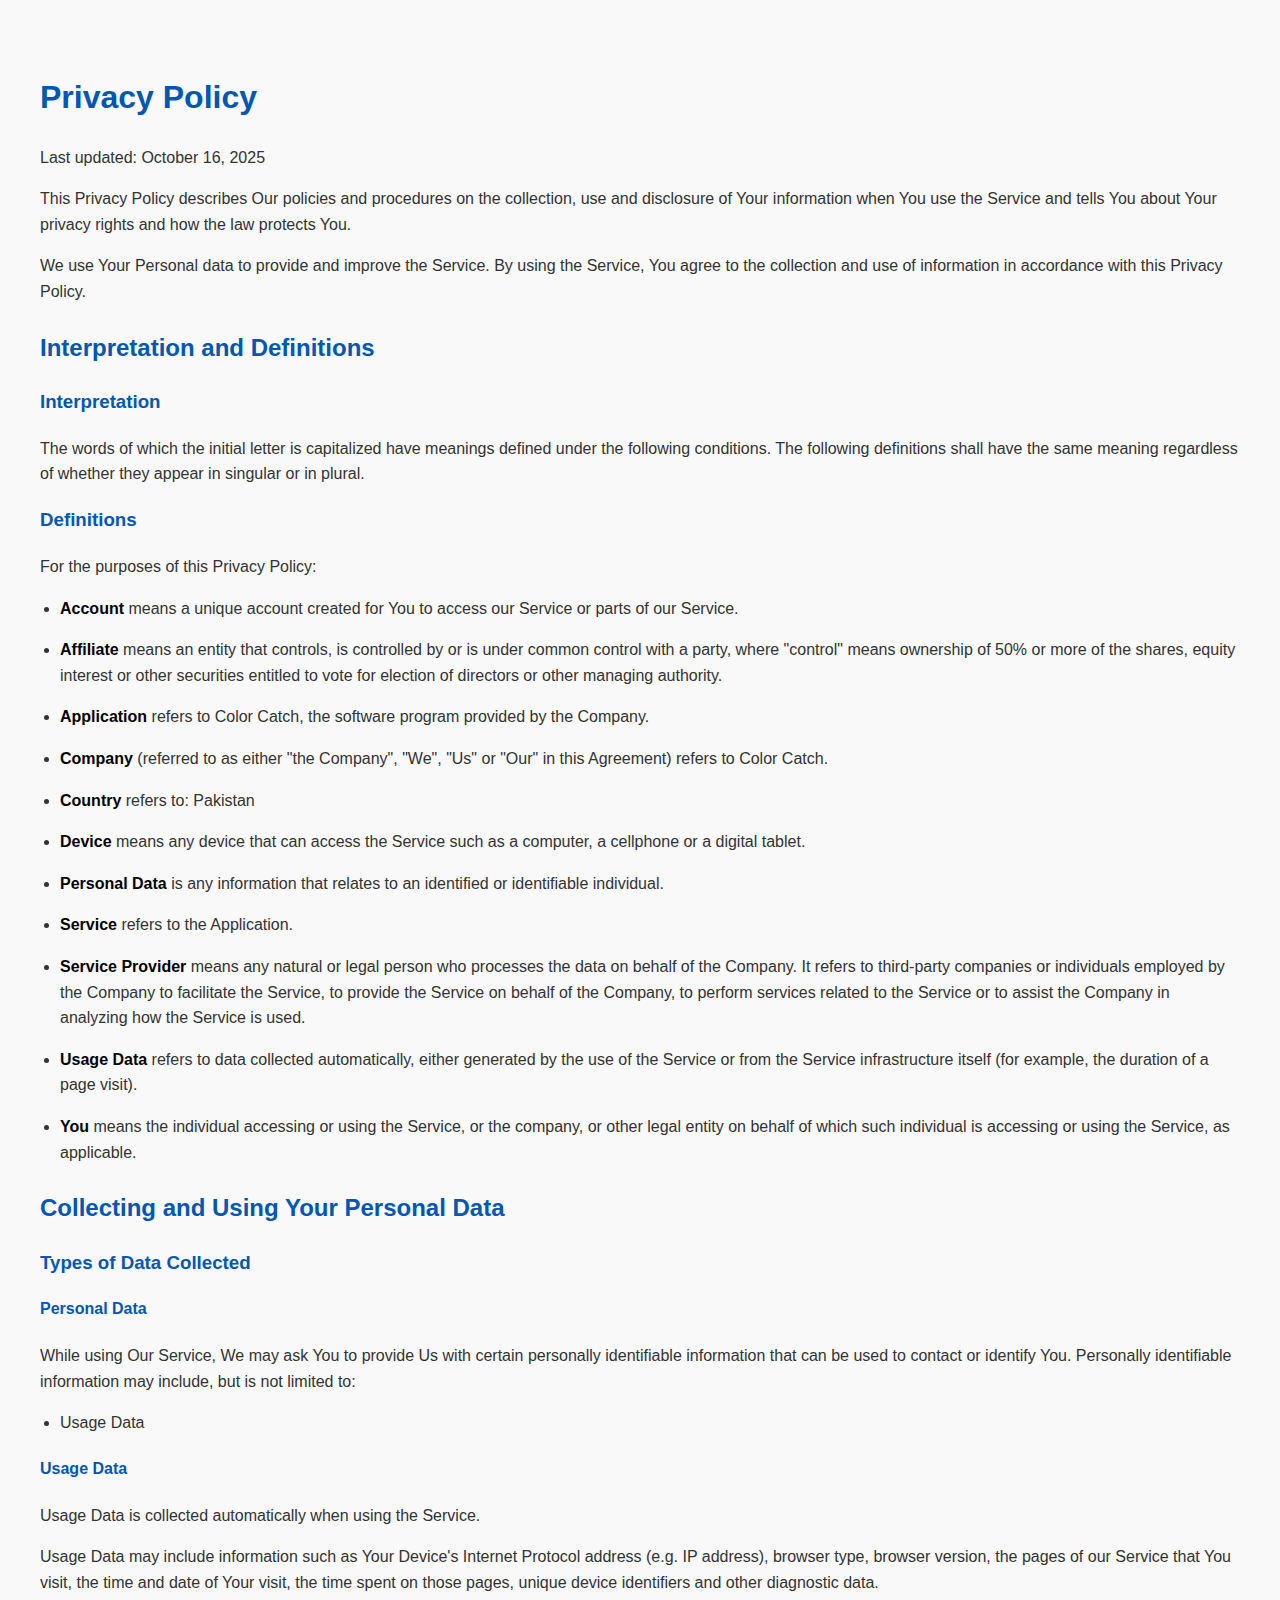
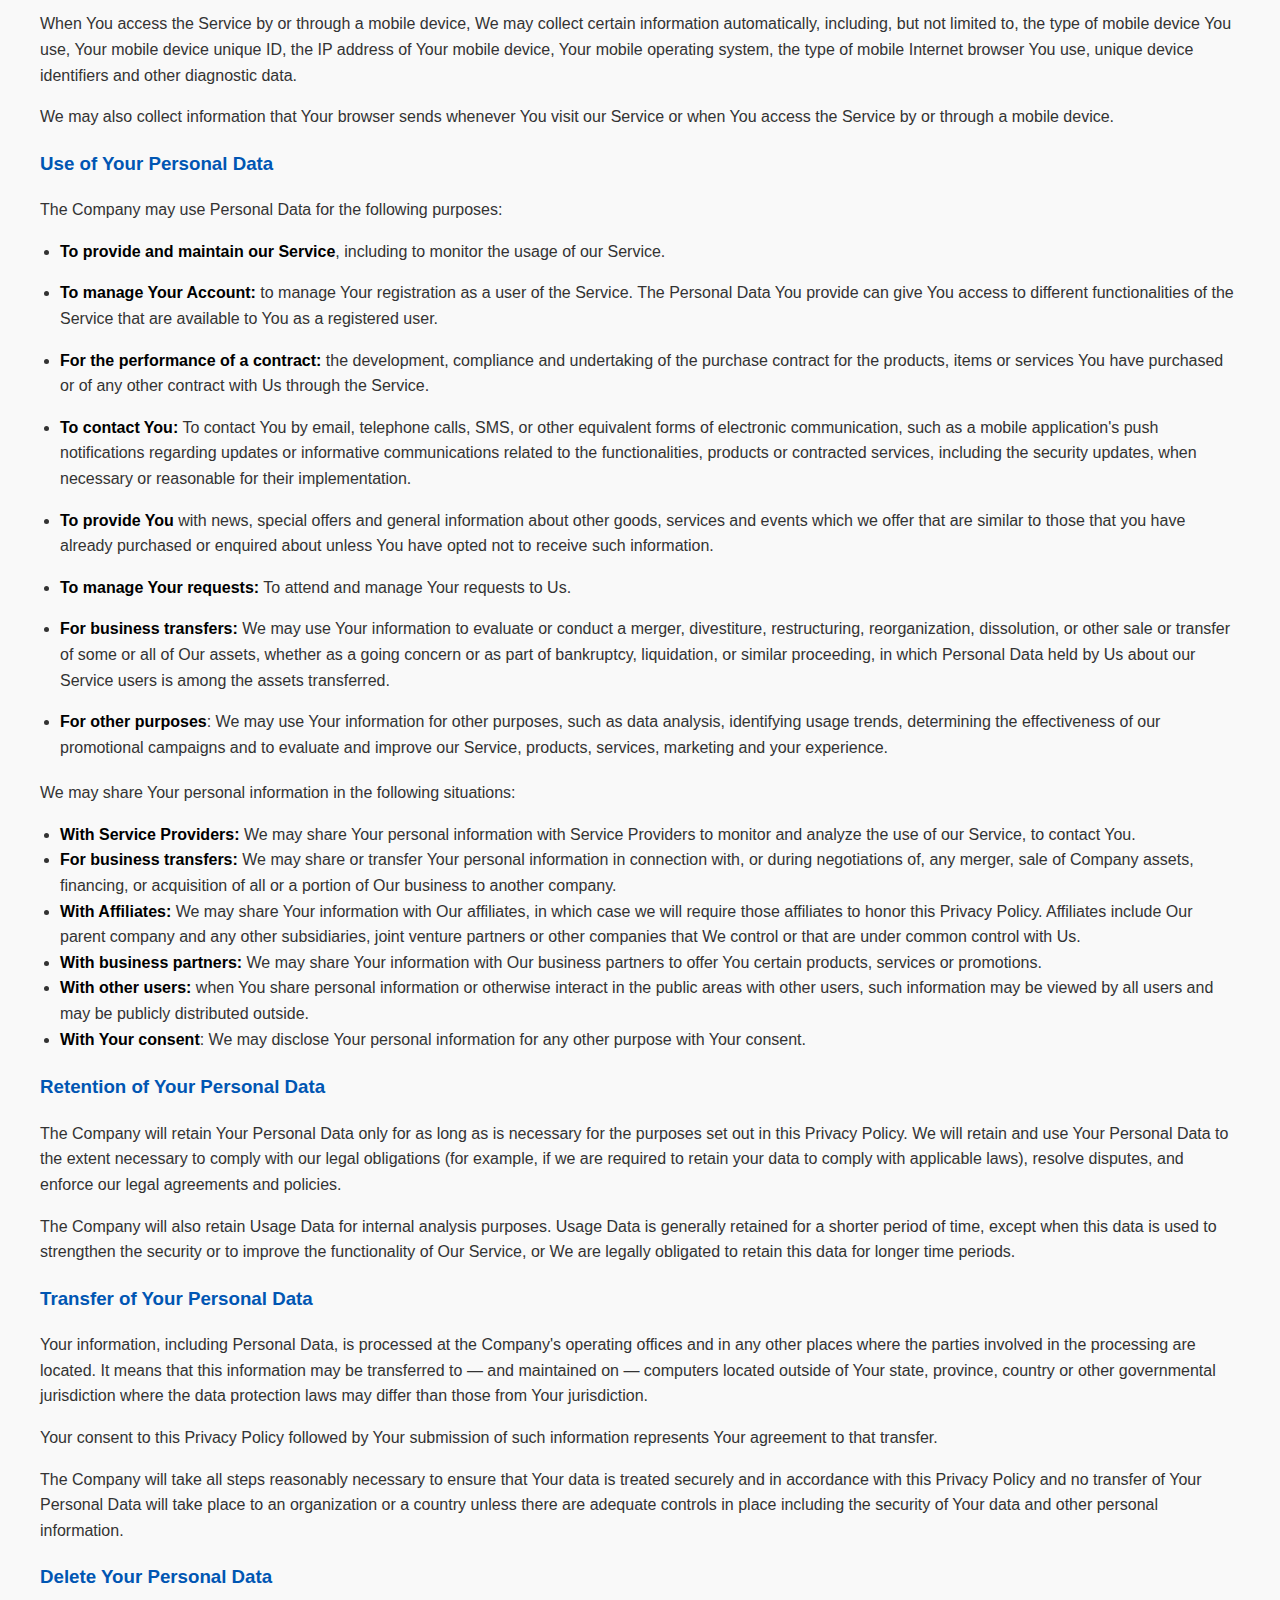
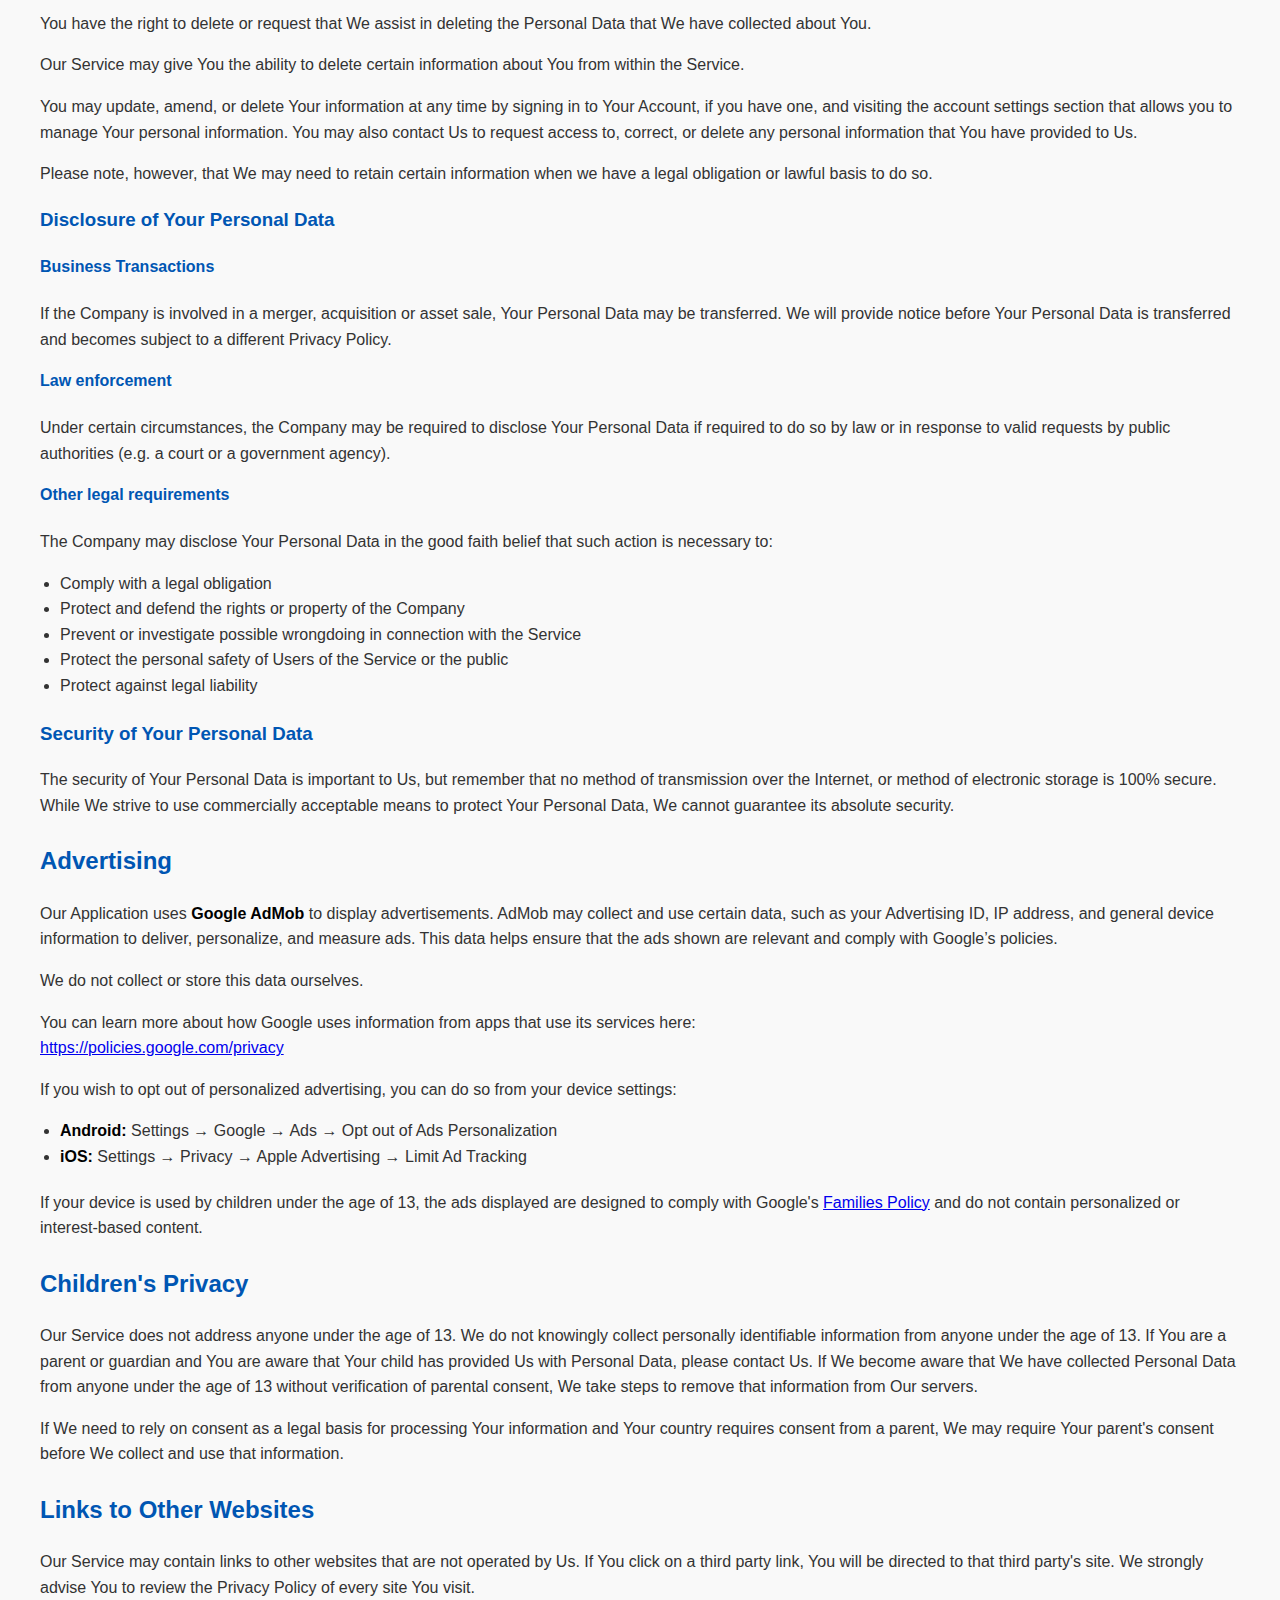
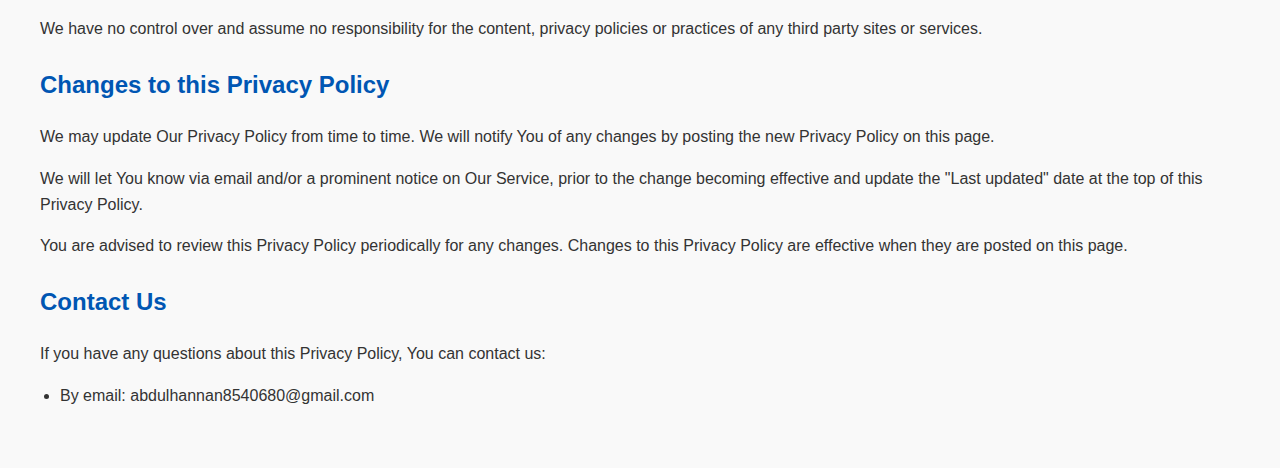
<file: privacy_policies/color_catch/color_catch-privacy-policy.html>
<!DOCTYPE html>
<html lang="en">
<head>
    <meta charset="UTF-8">
    <meta name="viewport" content="width=device-width, initial-scale=1.0">
    <title>Privacy Policy</title>
    <style>
        body {
            font-family: Arial, sans-serif;
            line-height: 1.6;
            margin: 20px;
            padding: 20px;
            background-color: #f9f9f9;
            color: #333;
        }
        h1, h2, h3, h4 {
            margin-top: 1em;
            color: #0056b3;
        }
        ul {
            padding-left: 20px;
            margin-bottom: 20px;
        }
        p {
            margin-bottom: 15px;
        }
        strong {
            color: #000;
        }
    </style>
</head>
<body>

    <h1>Privacy Policy</h1>
    <p>Last updated: October 16, 2025</p>
    <p>This Privacy Policy describes Our policies and procedures on the collection, use and disclosure of Your information when You use the Service and tells You about Your privacy rights and how the law protects You.</p>
    <p>We use Your Personal data to provide and improve the Service. By using the Service, You agree to the collection and use of information in accordance with this Privacy Policy.</p>

    <h2>Interpretation and Definitions</h2>
    <h3>Interpretation</h3>
    <p>The words of which the initial letter is capitalized have meanings defined under the following conditions. The following definitions shall have the same meaning regardless of whether they appear in singular or in plural.</p>

    <h3>Definitions</h3>
    <p>For the purposes of this Privacy Policy:</p>
    <ul>
        <li>
            <p><strong>Account</strong> means a unique account created for You to access our Service or parts of our Service.</p>
        </li>
        <li>
            <p><strong>Affiliate</strong> means an entity that controls, is controlled by or is under common control with a party, where "control" means ownership of 50% or more of the shares, equity interest or other securities entitled to vote for election of directors or other managing authority.</p>
        </li>
        <li>
            <p><strong>Application</strong> refers to Color Catch, the software program provided by the Company.</p>
        </li>
        <li>
            <p><strong>Company</strong> (referred to as either "the Company", "We", "Us" or "Our" in this Agreement) refers to Color Catch.</p>
        </li>
        <li>
            <p><strong>Country</strong> refers to: Pakistan</p>
        </li>
        <li>
            <p><strong>Device</strong> means any device that can access the Service such as a computer, a cellphone or a digital tablet.</p>
        </li>
        <li>
            <p><strong>Personal Data</strong> is any information that relates to an identified or identifiable individual.</p>
        </li>
        <li>
            <p><strong>Service</strong> refers to the Application.</p>
        </li>
        <li>
            <p><strong>Service Provider</strong> means any natural or legal person who processes the data on behalf of the Company. It refers to third-party companies or individuals employed by the Company to facilitate the Service, to provide the Service on behalf of the Company, to perform services related to the Service or to assist the Company in analyzing how the Service is used.</p>
        </li>
        <li>
            <p><strong>Usage Data</strong> refers to data collected automatically, either generated by the use of the Service or from the Service infrastructure itself (for example, the duration of a page visit).</p>
        </li>
        <li>
            <p><strong>You</strong> means the individual accessing or using the Service, or the company, or other legal entity on behalf of which such individual is accessing or using the Service, as applicable.</p>
        </li>
    </ul>

    <h2>Collecting and Using Your Personal Data</h2>
    <h3>Types of Data Collected</h3>
    <h4>Personal Data</h4>
    <p>While using Our Service, We may ask You to provide Us with certain personally identifiable information that can be used to contact or identify You. Personally identifiable information may include, but is not limited to:</p>
    <ul>
        <li>Usage Data</li>
    </ul>
    
    <h4>Usage Data</h4>
    <p>Usage Data is collected automatically when using the Service.</p>
    <p>Usage Data may include information such as Your Device's Internet Protocol address (e.g. IP address), browser type, browser version, the pages of our Service that You visit, the time and date of Your visit, the time spent on those pages, unique device identifiers and other diagnostic data.</p>
    <p>When You access the Service by or through a mobile device, We may collect certain information automatically, including, but not limited to, the type of mobile device You use, Your mobile device unique ID, the IP address of Your mobile device, Your mobile operating system, the type of mobile Internet browser You use, unique device identifiers and other diagnostic data.</p>
    <p>We may also collect information that Your browser sends whenever You visit our Service or when You access the Service by or through a mobile device.</p>

    <h3>Use of Your Personal Data</h3>
    <p>The Company may use Personal Data for the following purposes:</p>
    <ul>
        <li><p><strong>To provide and maintain our Service</strong>, including to monitor the usage of our Service.</p></li>
        <li><p><strong>To manage Your Account:</strong> to manage Your registration as a user of the Service. The Personal Data You provide can give You access to different functionalities of the Service that are available to You as a registered user.</p></li>
        <li><p><strong>For the performance of a contract:</strong> the development, compliance and undertaking of the purchase contract for the products, items or services You have purchased or of any other contract with Us through the Service.</p></li>
        <li><p><strong>To contact You:</strong> To contact You by email, telephone calls, SMS, or other equivalent forms of electronic communication, such as a mobile application's push notifications regarding updates or informative communications related to the functionalities, products or contracted services, including the security updates, when necessary or reasonable for their implementation.</p></li>
        <li><p><strong>To provide You</strong> with news, special offers and general information about other goods, services and events which we offer that are similar to those that you have already purchased or enquired about unless You have opted not to receive such information.</p></li>
        <li><p><strong>To manage Your requests:</strong> To attend and manage Your requests to Us.</p></li>
        <li><p><strong>For business transfers:</strong> We may use Your information to evaluate or conduct a merger, divestiture, restructuring, reorganization, dissolution, or other sale or transfer of some or all of Our assets, whether as a going concern or as part of bankruptcy, liquidation, or similar proceeding, in which Personal Data held by Us about our Service users is among the assets transferred.</p></li>
        <li><p><strong>For other purposes</strong>: We may use Your information for other purposes, such as data analysis, identifying usage trends, determining the effectiveness of our promotional campaigns and to evaluate and improve our Service, products, services, marketing and your experience.</p></li>
    </ul>
    <p>We may share Your personal information in the following situations:</p>
    <ul>
        <li><strong>With Service Providers:</strong> We may share Your personal information with Service Providers to monitor and analyze the use of our Service,  to contact You.</li>
        <li><strong>For business transfers:</strong> We may share or transfer Your personal information in connection with, or during negotiations of, any merger, sale of Company assets, financing, or acquisition of all or a portion of Our business to another company.</li>
        <li><strong>With Affiliates:</strong> We may share Your information with Our affiliates, in which case we will require those affiliates to honor this Privacy Policy. Affiliates include Our parent company and any other subsidiaries, joint venture partners or other companies that We control or that are under common control with Us.</li>
        <li><strong>With business partners:</strong> We may share Your information with Our business partners to offer You certain products, services or promotions.</li>
        <li><strong>With other users:</strong> when You share personal information or otherwise interact in the public areas with other users, such information may be viewed by all users and may be publicly distributed outside.</li>
        <li><strong>With Your consent</strong>: We may disclose Your personal information for any other purpose with Your consent.</li>
    </ul>

    <h3>Retention of Your Personal Data</h3>
    <p>The Company will retain Your Personal Data only for as long as is necessary for the purposes set out in this Privacy Policy. We will retain and use Your Personal Data to the extent necessary to comply with our legal obligations (for example, if we are required to retain your data to comply with applicable laws), resolve disputes, and enforce our legal agreements and policies.</p>
    <p>The Company will also retain Usage Data for internal analysis purposes. Usage Data is generally retained for a shorter period of time, except when this data is used to strengthen the security or to improve the functionality of Our Service, or We are legally obligated to retain this data for longer time periods.</p>

    <h3>Transfer of Your Personal Data</h3>
    <p>Your information, including Personal Data, is processed at the Company's operating offices and in any other places where the parties involved in the processing are located. It means that this information may be transferred to — and maintained on — computers located outside of Your state, province, country or other governmental jurisdiction where the data protection laws may differ than those from Your jurisdiction.</p>
    <p>Your consent to this Privacy Policy followed by Your submission of such information represents Your agreement to that transfer.</p>
    <p>The Company will take all steps reasonably necessary to ensure that Your data is treated securely and in accordance with this Privacy Policy and no transfer of Your Personal Data will take place to an organization or a country unless there are adequate controls in place including the security of Your data and other personal information.</p>

    <h3>Delete Your Personal Data</h3>
    <p>You have the right to delete or request that We assist in deleting the Personal Data that We have collected about You.</p>
    <p>Our Service may give You the ability to delete certain information about You from within the Service.</p>
    <p>You may update, amend, or delete Your information at any time by signing in to Your Account, if you have one, and visiting the account settings section that allows you to manage Your personal information. You may also contact Us to request access to, correct, or delete any personal information that You have provided to Us.</p>
    <p>Please note, however, that We may need to retain certain information when we have a legal obligation or lawful basis to do so.</p>

    <h3>Disclosure of Your Personal Data</h3>
    <h4>Business Transactions</h4>
    <p>If the Company is involved in a merger, acquisition or asset sale, Your Personal Data may be transferred. We will provide notice before Your Personal Data is transferred and becomes subject to a different Privacy Policy.</p>

    <h4>Law enforcement</h4>
    <p>Under certain circumstances, the Company may be required to disclose Your Personal Data if required to do so by law or in response to valid requests by public authorities (e.g. a court or a government agency).</p>

    <h4>Other legal requirements</h4>
    <p>The Company may disclose Your Personal Data in the good faith belief that such action is necessary to:</p>
    <ul>
        <li>Comply with a legal obligation</li>
        <li>Protect and defend the rights or property of the Company</li>
        <li>Prevent or investigate possible wrongdoing in connection with the Service</li>
        <li>Protect the personal safety of Users of the Service or the public</li>
        <li>Protect against legal liability</li>
    </ul>

    <h3>Security of Your Personal Data</h3>
    <p>The security of Your Personal Data is important to Us, but remember that no method of transmission over the Internet, or method of electronic storage is 100% secure. While We strive to use commercially acceptable means to protect Your Personal Data, We cannot guarantee its absolute security.</p>

    <h2>Advertising</h2>
    <p>Our Application uses <strong>Google AdMob</strong> to display advertisements. AdMob may collect and use certain data, such as your Advertising ID, IP address, and general device information to deliver, personalize, and measure ads. This data helps ensure that the ads shown are relevant and comply with Google’s policies.</p>

    <p>We do not collect or store this data ourselves.</p>

    <p>You can learn more about how Google uses information from apps that use its services here:<br>
    <a href="https://policies.google.com/privacy" target="_blank">https://policies.google.com/privacy</a></p>

    <p>If you wish to opt out of personalized advertising, you can do so from your device settings:</p>
    <ul>
        <li><strong>Android:</strong> Settings → Google → Ads → Opt out of Ads Personalization</li>
        <li><strong>iOS:</strong> Settings → Privacy → Apple Advertising → Limit Ad Tracking</li>
    </ul>

    <p>If your device is used by children under the age of 13, the ads displayed are designed to comply with Google's <a href="https://support.google.com/admob/answer/6223431" target="_blank">Families Policy</a> and do not contain personalized or interest-based content.</p>

    <h2>Children's Privacy</h2>
    <p>Our Service does not address anyone under the age of 13. We do not knowingly collect personally identifiable information from anyone under the age of 13. If You are a parent or guardian and You are aware that Your child has provided Us with Personal Data, please contact Us. If We become aware that We have collected Personal Data from anyone under the age of 13 without verification of parental consent, We take steps to remove that information from Our servers.</p>
    <p>If We need to rely on consent as a legal basis for processing Your information and Your country requires consent from a parent, We may require Your parent's consent before We collect and use that information.</p>

    <h2>Links to Other Websites</h2>
    <p>Our Service may contain links to other websites that are not operated by Us. If You click on a third party link, You will be directed to that third party's site. We strongly advise You to review the Privacy Policy of every site You visit.</p>
    <p>We have no control over and assume no responsibility for the content, privacy policies or practices of any third party sites or services.</p>

    <h2>Changes to this Privacy Policy</h2>
    <p>We may update Our Privacy Policy from time to time. We will notify You of any changes by posting the new Privacy Policy on this page.</p>
    <p>We will let You know via email and/or a prominent notice on Our Service, prior to the change becoming effective and update the "Last updated" date at the top of this Privacy Policy.</p>
    <p>You are advised to review this Privacy Policy periodically for any changes. Changes to this Privacy Policy are effective when they are posted on this page.</p>

    <h2>Contact Us</h2>
    <p>If you have any questions about this Privacy Policy, You can contact us:</p>
    <ul>
        <li>By email: abdulhannan8540680@gmail.com</li>
    </ul>

</body>
</html>
</file>
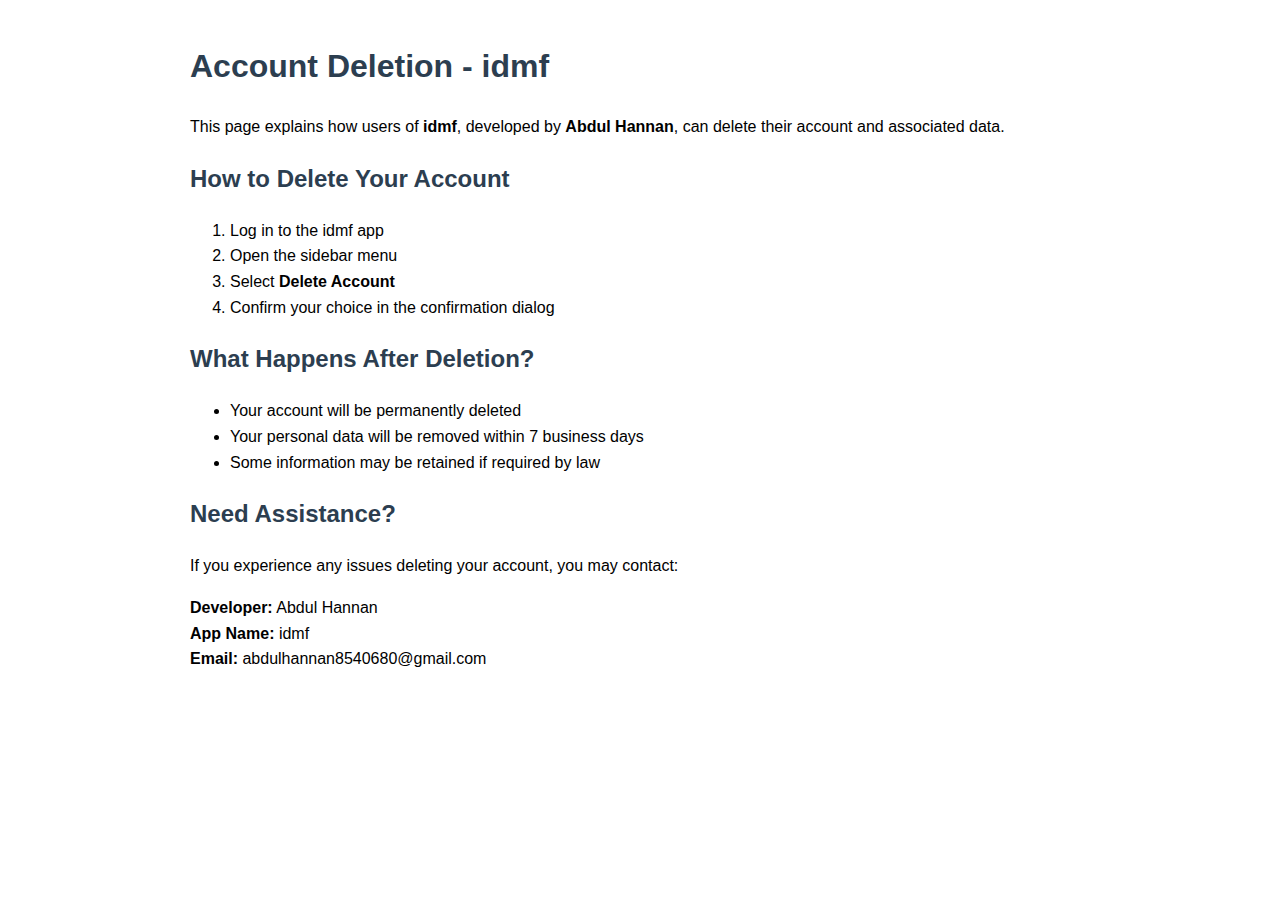
<file: privacy_policies/idmf_pchr/idmf_pchr-account-deletion-instructions.html>
<!DOCTYPE html>
<html lang="en">
<head>
    <meta charset="UTF-8">
    <title>Account Deletion - idmf</title>
    <meta name="viewport" content="width=device-width, initial-scale=1.0">
    <style>
        body {
            font-family: Arial, sans-serif;
            max-width: 900px;
            margin: auto;
            padding: 20px;
            line-height: 1.6;
        }
        h1, h2 {
            color: #2c3e50;
        }
    </style>
</head>
<body>

<h1>Account Deletion - idmf</h1>

<p>
This page explains how users of <strong>idmf</strong>,
developed by <strong>Abdul Hannan</strong>,
can delete their account and associated data.
</p>

<h2>How to Delete Your Account</h2>

<ol>
    <li>Log in to the idmf app</li>
    <li>Open the sidebar menu</li>
    <li>Select <strong>Delete Account</strong></li>
    <li>Confirm your choice in the confirmation dialog</li>
</ol>

<h2>What Happens After Deletion?</h2>

<ul>
    <li>Your account will be permanently deleted</li>
    <li>Your personal data will be removed within 7 business days</li>
    <li>Some information may be retained if required by law</li>
</ul>

<h2>Need Assistance?</h2>

<p>
If you experience any issues deleting your account,
you may contact:
</p>

<p>
<strong>Developer:</strong> Abdul Hannan<br>
<strong>App Name:</strong> idmf<br>
<strong>Email:</strong> abdulhannan8540680@gmail.com
</p>

</body>
</html>
</file>
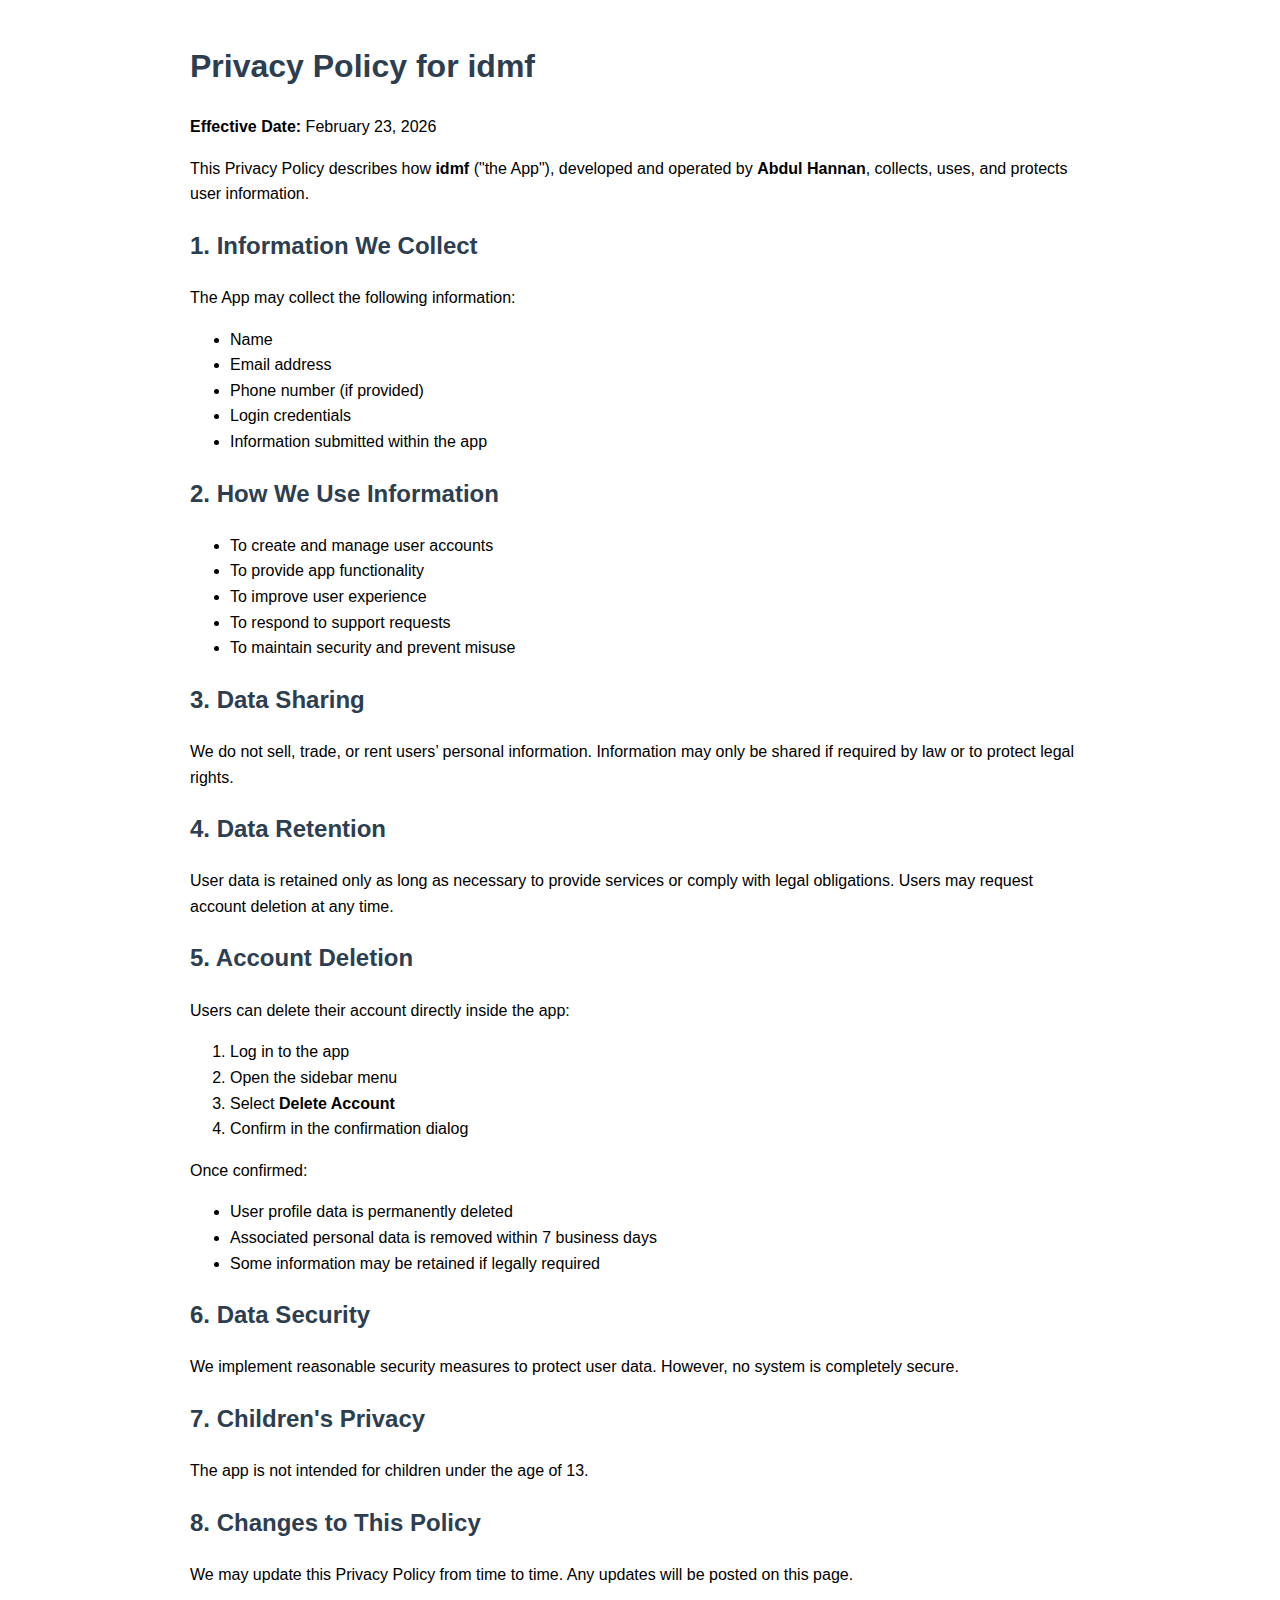
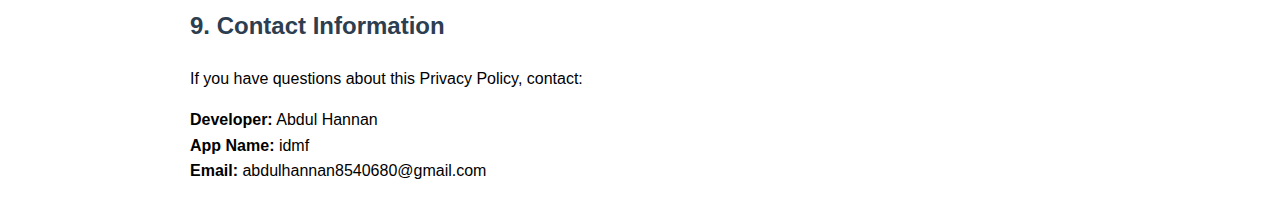
<file: privacy_policies/idmf_pchr/idmf_pchr-privacy-policy.html>
<!DOCTYPE html>
<html lang="en">
<head>
    <meta charset="UTF-8">
    <title>Privacy Policy - idmf</title>
    <meta name="viewport" content="width=device-width, initial-scale=1.0">
    <style>
        body {
            font-family: Arial, sans-serif;
            max-width: 900px;
            margin: auto;
            padding: 20px;
            line-height: 1.6;
        }
        h1, h2 {
            color: #2c3e50;
        }
    </style>
</head>
<body>

<h1>Privacy Policy for idmf</h1>

<p><strong>Effective Date:</strong> February 23, 2026</p>

<p>
This Privacy Policy describes how <strong>idmf</strong> ("the App"),
developed and operated by <strong>Abdul Hannan</strong>,
collects, uses, and protects user information.
</p>

<h2>1. Information We Collect</h2>
<p>The App may collect the following information:</p>
<ul>
    <li>Name</li>
    <li>Email address</li>
    <li>Phone number (if provided)</li>
    <li>Login credentials</li>
    <li>Information submitted within the app</li>
</ul>

<h2>2. How We Use Information</h2>
<ul>
    <li>To create and manage user accounts</li>
    <li>To provide app functionality</li>
    <li>To improve user experience</li>
    <li>To respond to support requests</li>
    <li>To maintain security and prevent misuse</li>
</ul>

<h2>3. Data Sharing</h2>
<p>
We do not sell, trade, or rent users’ personal information.
Information may only be shared if required by law
or to protect legal rights.
</p>

<h2>4. Data Retention</h2>
<p>
User data is retained only as long as necessary to provide services
or comply with legal obligations.
Users may request account deletion at any time.
</p>

<h2>5. Account Deletion</h2>
<p>
Users can delete their account directly inside the app:
</p>
<ol>
    <li>Log in to the app</li>
    <li>Open the sidebar menu</li>
    <li>Select <strong>Delete Account</strong></li>
    <li>Confirm in the confirmation dialog</li>
</ol>

<p>
Once confirmed:
</p>
<ul>
    <li>User profile data is permanently deleted</li>
    <li>Associated personal data is removed within 7 business days</li>
    <li>Some information may be retained if legally required</li>
</ul>

<h2>6. Data Security</h2>
<p>
We implement reasonable security measures to protect user data.
However, no system is completely secure.
</p>

<h2>7. Children's Privacy</h2>
<p>
The app is not intended for children under the age of 13.
</p>

<h2>8. Changes to This Policy</h2>
<p>
We may update this Privacy Policy from time to time.
Any updates will be posted on this page.
</p>

<h2>9. Contact Information</h2>
<p>
If you have questions about this Privacy Policy, contact:
</p>
<p>
<strong>Developer:</strong> Abdul Hannan<br>
<strong>App Name:</strong> idmf<br>
<strong>Email:</strong> abdulhannan8540680@gmail.com
</p>

</body>
</html>
</file>
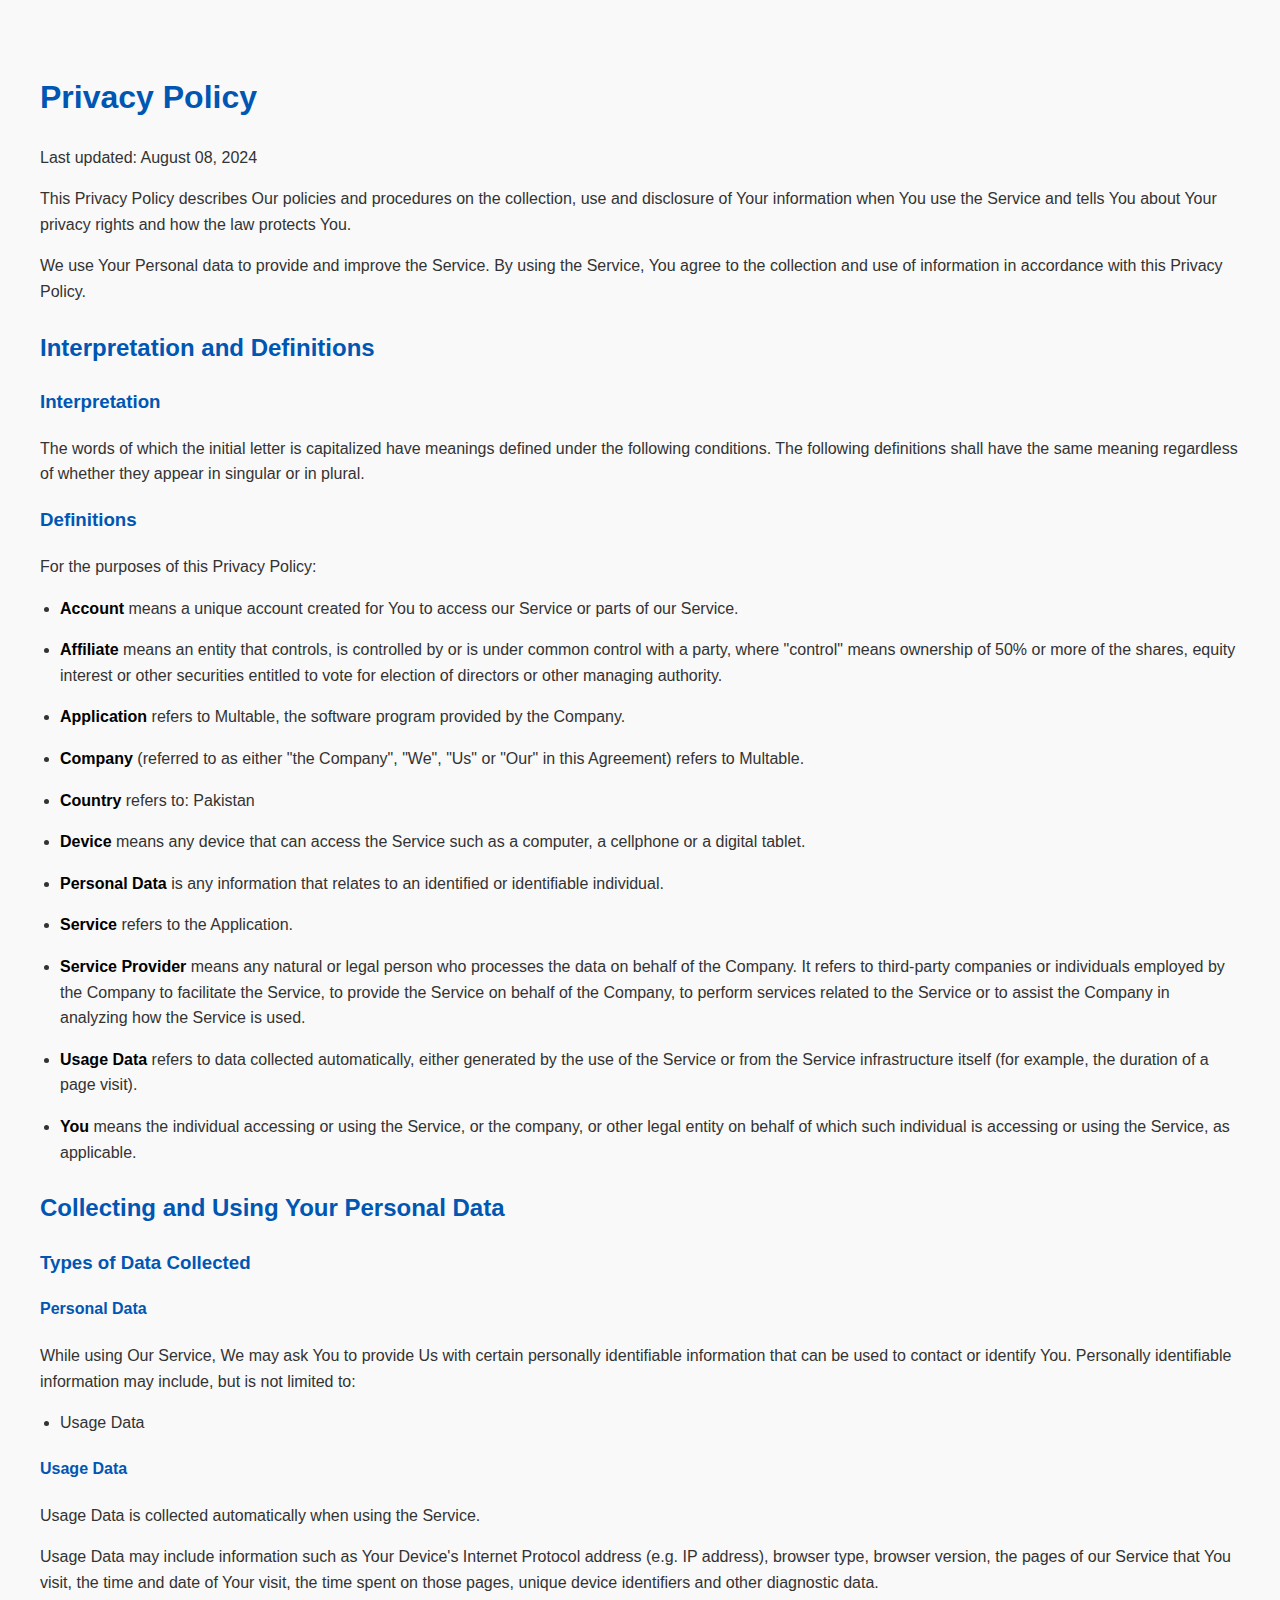
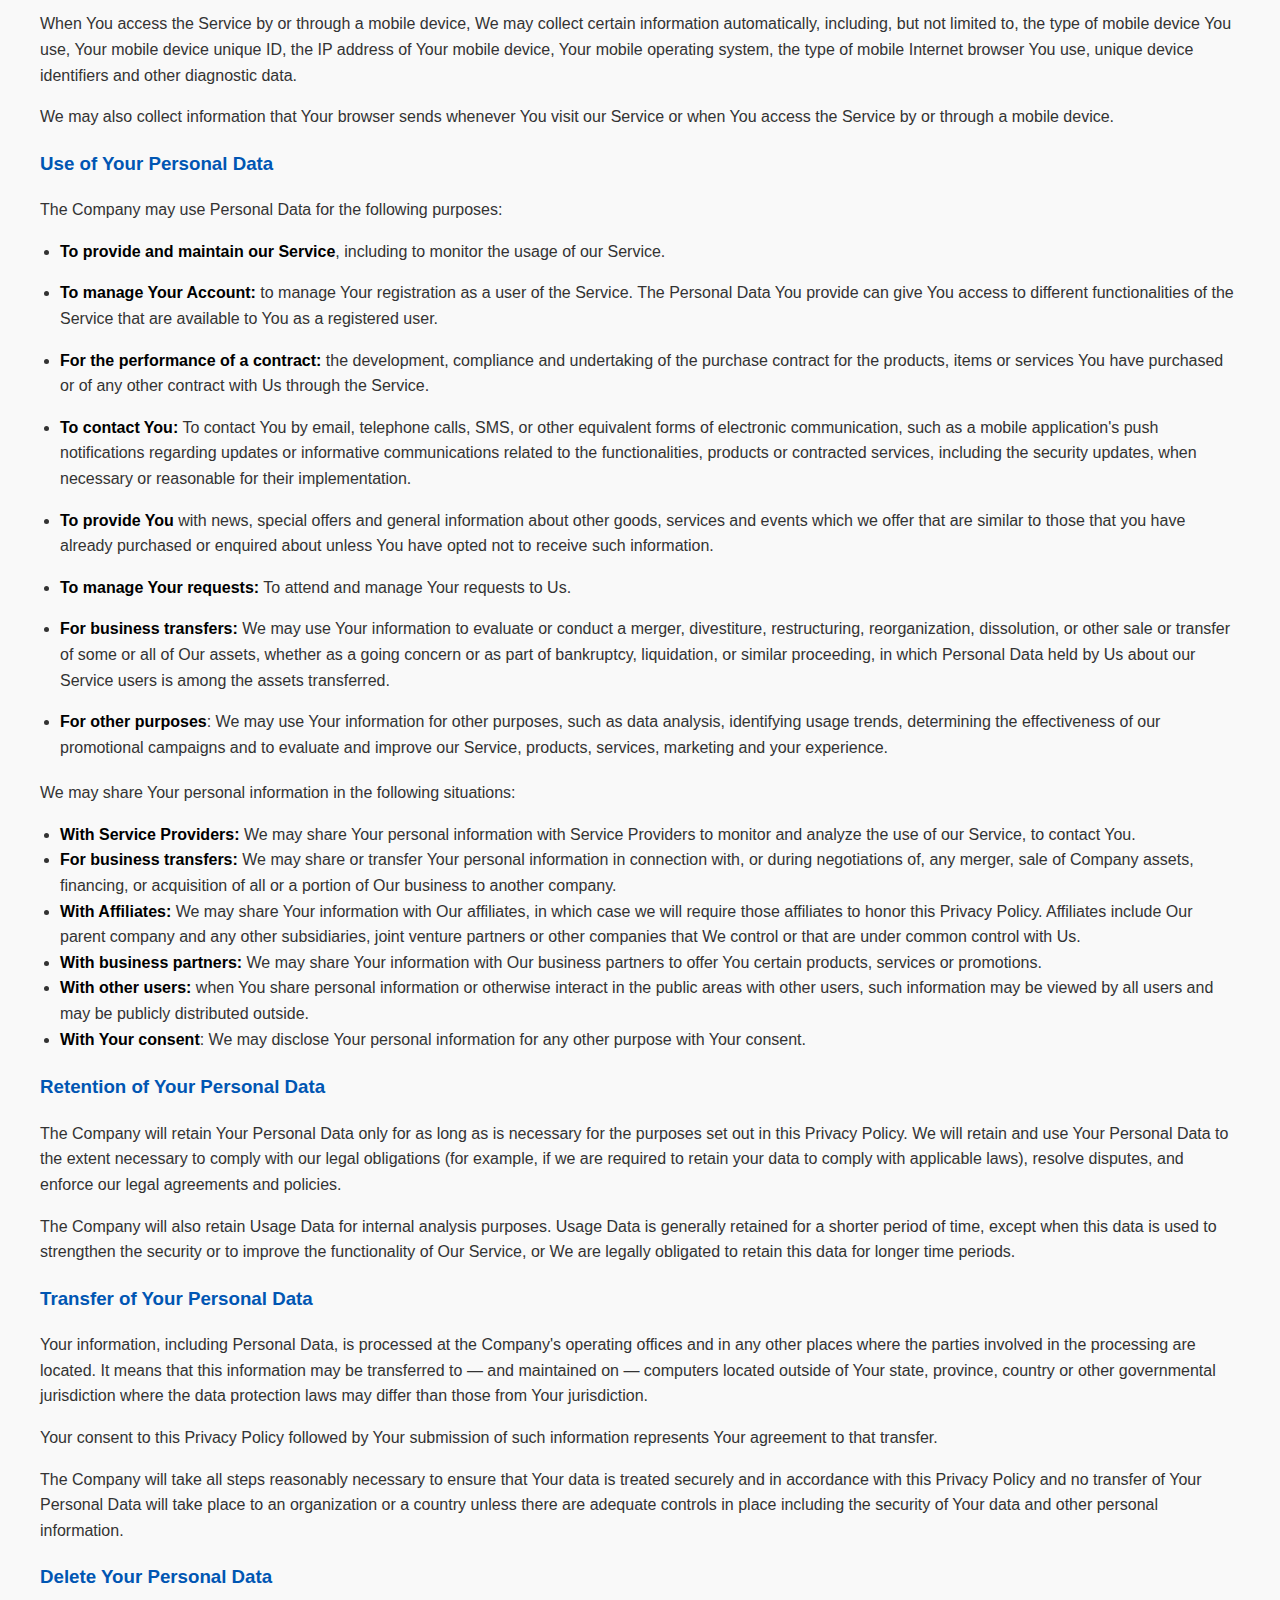
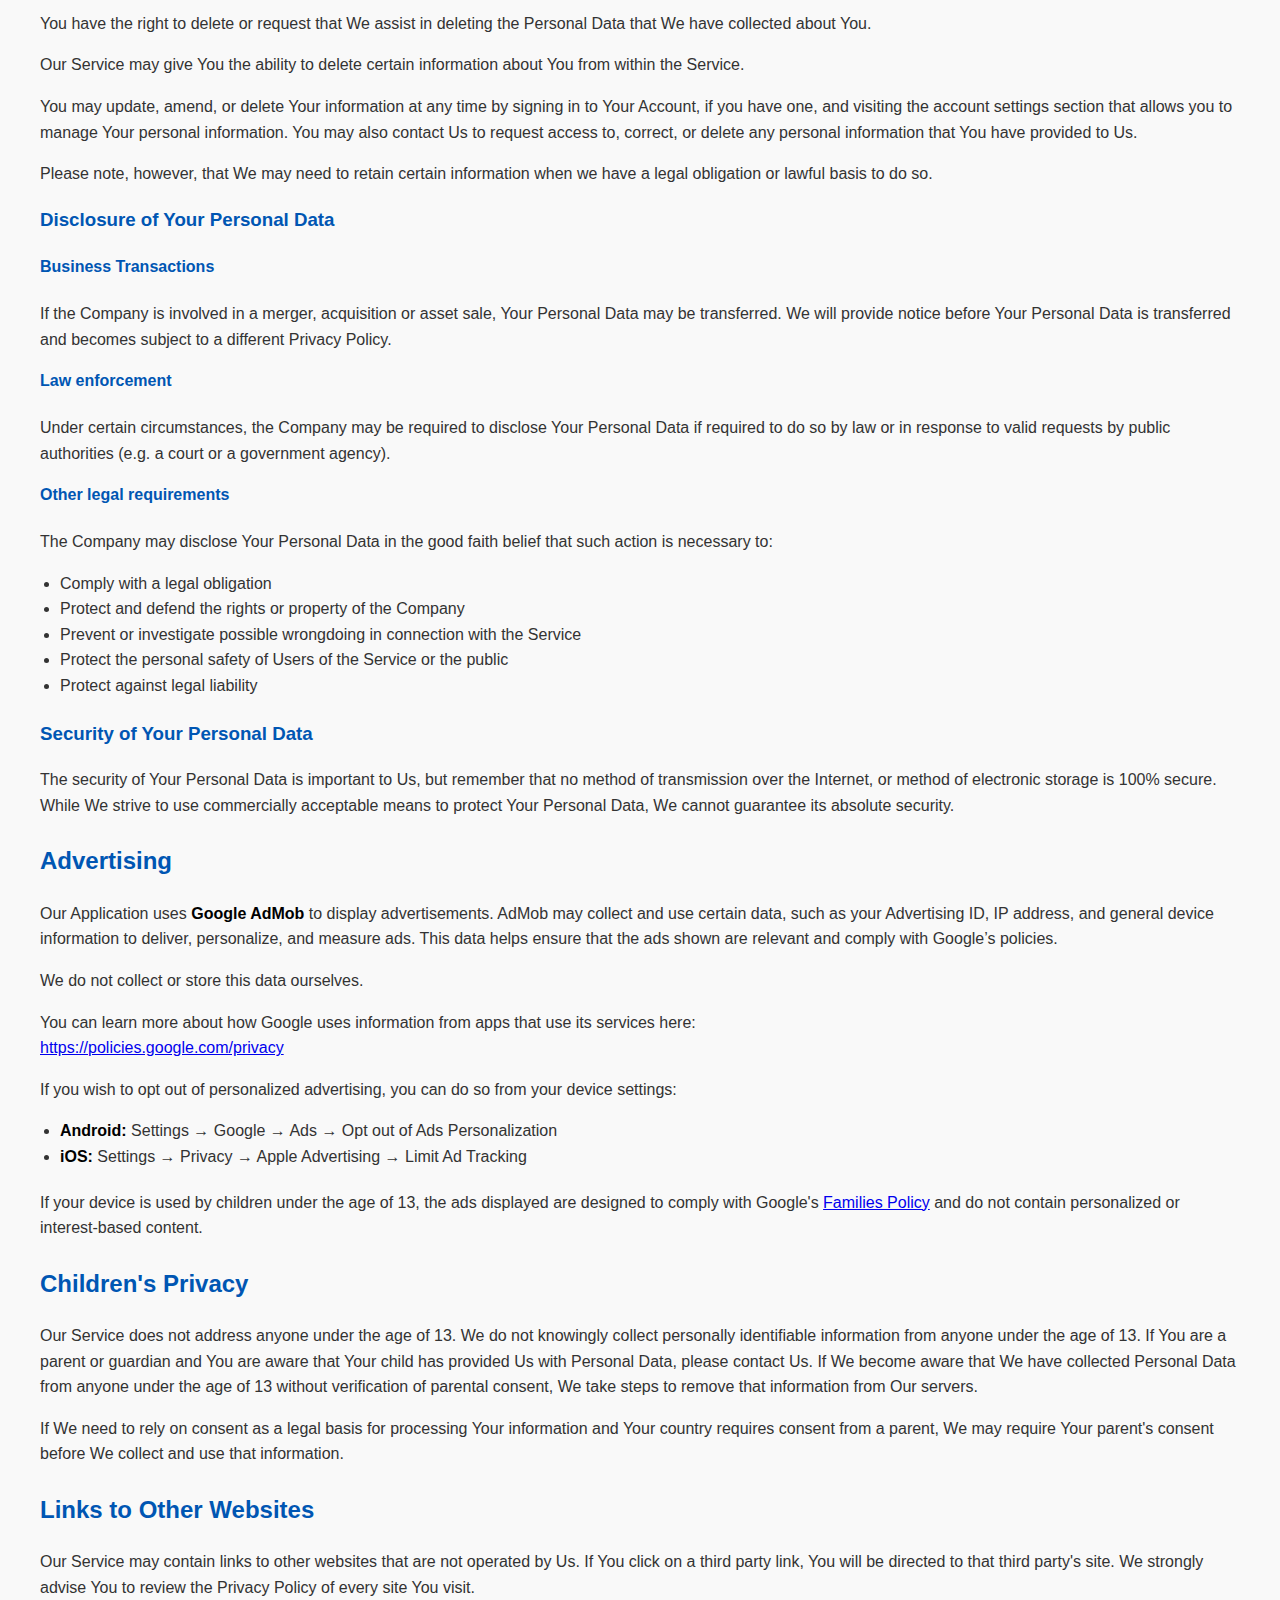
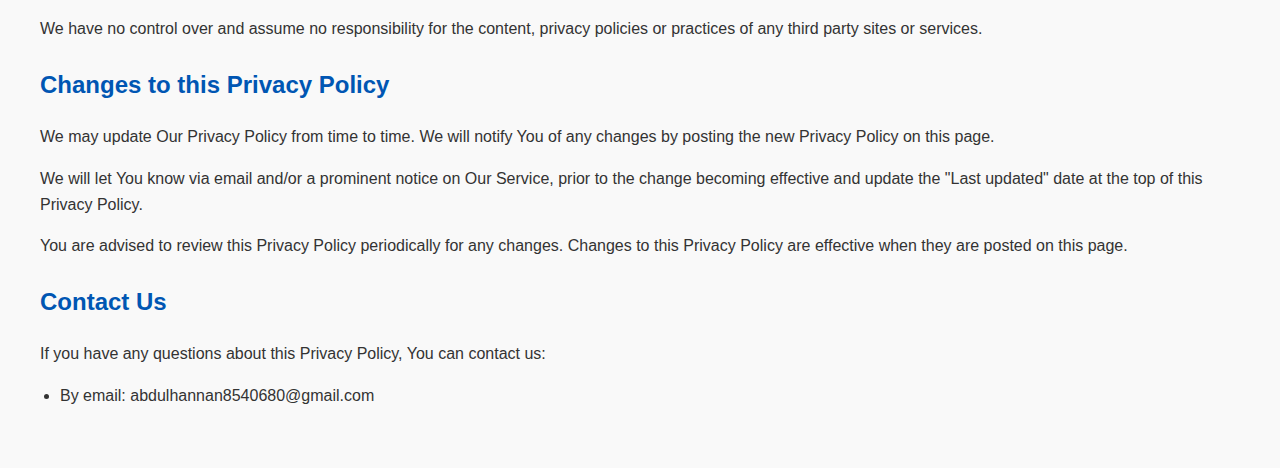
<file: privacy_policies/multable/multable-privacy-policy.html>
<!DOCTYPE html>
<html lang="en">
<head>
    <meta charset="UTF-8">
    <meta name="viewport" content="width=device-width, initial-scale=1.0">
    <title>Privacy Policy</title>
    <style>
        body {
            font-family: Arial, sans-serif;
            line-height: 1.6;
            margin: 20px;
            padding: 20px;
            background-color: #f9f9f9;
            color: #333;
        }
        h1, h2, h3, h4 {
            margin-top: 1em;
            color: #0056b3;
        }
        ul {
            padding-left: 20px;
            margin-bottom: 20px;
        }
        p {
            margin-bottom: 15px;
        }
        strong {
            color: #000;
        }
    </style>
</head>
<body>

    <h1>Privacy Policy</h1>
    <p>Last updated: August 08, 2024</p>
    <p>This Privacy Policy describes Our policies and procedures on the collection, use and disclosure of Your information when You use the Service and tells You about Your privacy rights and how the law protects You.</p>
    <p>We use Your Personal data to provide and improve the Service. By using the Service, You agree to the collection and use of information in accordance with this Privacy Policy.</p>

    <h2>Interpretation and Definitions</h2>
    <h3>Interpretation</h3>
    <p>The words of which the initial letter is capitalized have meanings defined under the following conditions. The following definitions shall have the same meaning regardless of whether they appear in singular or in plural.</p>

    <h3>Definitions</h3>
    <p>For the purposes of this Privacy Policy:</p>
    <ul>
        <li>
            <p><strong>Account</strong> means a unique account created for You to access our Service or parts of our Service.</p>
        </li>
        <li>
            <p><strong>Affiliate</strong> means an entity that controls, is controlled by or is under common control with a party, where "control" means ownership of 50% or more of the shares, equity interest or other securities entitled to vote for election of directors or other managing authority.</p>
        </li>
        <li>
            <p><strong>Application</strong> refers to Multable, the software program provided by the Company.</p>
        </li>
        <li>
            <p><strong>Company</strong> (referred to as either "the Company", "We", "Us" or "Our" in this Agreement) refers to Multable.</p>
        </li>
        <li>
            <p><strong>Country</strong> refers to: Pakistan</p>
        </li>
        <li>
            <p><strong>Device</strong> means any device that can access the Service such as a computer, a cellphone or a digital tablet.</p>
        </li>
        <li>
            <p><strong>Personal Data</strong> is any information that relates to an identified or identifiable individual.</p>
        </li>
        <li>
            <p><strong>Service</strong> refers to the Application.</p>
        </li>
        <li>
            <p><strong>Service Provider</strong> means any natural or legal person who processes the data on behalf of the Company. It refers to third-party companies or individuals employed by the Company to facilitate the Service, to provide the Service on behalf of the Company, to perform services related to the Service or to assist the Company in analyzing how the Service is used.</p>
        </li>
        <li>
            <p><strong>Usage Data</strong> refers to data collected automatically, either generated by the use of the Service or from the Service infrastructure itself (for example, the duration of a page visit).</p>
        </li>
        <li>
            <p><strong>You</strong> means the individual accessing or using the Service, or the company, or other legal entity on behalf of which such individual is accessing or using the Service, as applicable.</p>
        </li>
    </ul>

    <h2>Collecting and Using Your Personal Data</h2>
    <h3>Types of Data Collected</h3>
    <h4>Personal Data</h4>
    <p>While using Our Service, We may ask You to provide Us with certain personally identifiable information that can be used to contact or identify You. Personally identifiable information may include, but is not limited to:</p>
    <ul>
        <li>Usage Data</li>
    </ul>
    
    <h4>Usage Data</h4>
    <p>Usage Data is collected automatically when using the Service.</p>
    <p>Usage Data may include information such as Your Device's Internet Protocol address (e.g. IP address), browser type, browser version, the pages of our Service that You visit, the time and date of Your visit, the time spent on those pages, unique device identifiers and other diagnostic data.</p>
    <p>When You access the Service by or through a mobile device, We may collect certain information automatically, including, but not limited to, the type of mobile device You use, Your mobile device unique ID, the IP address of Your mobile device, Your mobile operating system, the type of mobile Internet browser You use, unique device identifiers and other diagnostic data.</p>
    <p>We may also collect information that Your browser sends whenever You visit our Service or when You access the Service by or through a mobile device.</p>

    <h3>Use of Your Personal Data</h3>
    <p>The Company may use Personal Data for the following purposes:</p>
    <ul>
        <li><p><strong>To provide and maintain our Service</strong>, including to monitor the usage of our Service.</p></li>
        <li><p><strong>To manage Your Account:</strong> to manage Your registration as a user of the Service. The Personal Data You provide can give You access to different functionalities of the Service that are available to You as a registered user.</p></li>
        <li><p><strong>For the performance of a contract:</strong> the development, compliance and undertaking of the purchase contract for the products, items or services You have purchased or of any other contract with Us through the Service.</p></li>
        <li><p><strong>To contact You:</strong> To contact You by email, telephone calls, SMS, or other equivalent forms of electronic communication, such as a mobile application's push notifications regarding updates or informative communications related to the functionalities, products or contracted services, including the security updates, when necessary or reasonable for their implementation.</p></li>
        <li><p><strong>To provide You</strong> with news, special offers and general information about other goods, services and events which we offer that are similar to those that you have already purchased or enquired about unless You have opted not to receive such information.</p></li>
        <li><p><strong>To manage Your requests:</strong> To attend and manage Your requests to Us.</p></li>
        <li><p><strong>For business transfers:</strong> We may use Your information to evaluate or conduct a merger, divestiture, restructuring, reorganization, dissolution, or other sale or transfer of some or all of Our assets, whether as a going concern or as part of bankruptcy, liquidation, or similar proceeding, in which Personal Data held by Us about our Service users is among the assets transferred.</p></li>
        <li><p><strong>For other purposes</strong>: We may use Your information for other purposes, such as data analysis, identifying usage trends, determining the effectiveness of our promotional campaigns and to evaluate and improve our Service, products, services, marketing and your experience.</p></li>
    </ul>
    <p>We may share Your personal information in the following situations:</p>
    <ul>
        <li><strong>With Service Providers:</strong> We may share Your personal information with Service Providers to monitor and analyze the use of our Service,  to contact You.</li>
        <li><strong>For business transfers:</strong> We may share or transfer Your personal information in connection with, or during negotiations of, any merger, sale of Company assets, financing, or acquisition of all or a portion of Our business to another company.</li>
        <li><strong>With Affiliates:</strong> We may share Your information with Our affiliates, in which case we will require those affiliates to honor this Privacy Policy. Affiliates include Our parent company and any other subsidiaries, joint venture partners or other companies that We control or that are under common control with Us.</li>
        <li><strong>With business partners:</strong> We may share Your information with Our business partners to offer You certain products, services or promotions.</li>
        <li><strong>With other users:</strong> when You share personal information or otherwise interact in the public areas with other users, such information may be viewed by all users and may be publicly distributed outside.</li>
        <li><strong>With Your consent</strong>: We may disclose Your personal information for any other purpose with Your consent.</li>
    </ul>

    <h3>Retention of Your Personal Data</h3>
    <p>The Company will retain Your Personal Data only for as long as is necessary for the purposes set out in this Privacy Policy. We will retain and use Your Personal Data to the extent necessary to comply with our legal obligations (for example, if we are required to retain your data to comply with applicable laws), resolve disputes, and enforce our legal agreements and policies.</p>
    <p>The Company will also retain Usage Data for internal analysis purposes. Usage Data is generally retained for a shorter period of time, except when this data is used to strengthen the security or to improve the functionality of Our Service, or We are legally obligated to retain this data for longer time periods.</p>

    <h3>Transfer of Your Personal Data</h3>
    <p>Your information, including Personal Data, is processed at the Company's operating offices and in any other places where the parties involved in the processing are located. It means that this information may be transferred to — and maintained on — computers located outside of Your state, province, country or other governmental jurisdiction where the data protection laws may differ than those from Your jurisdiction.</p>
    <p>Your consent to this Privacy Policy followed by Your submission of such information represents Your agreement to that transfer.</p>
    <p>The Company will take all steps reasonably necessary to ensure that Your data is treated securely and in accordance with this Privacy Policy and no transfer of Your Personal Data will take place to an organization or a country unless there are adequate controls in place including the security of Your data and other personal information.</p>

    <h3>Delete Your Personal Data</h3>
    <p>You have the right to delete or request that We assist in deleting the Personal Data that We have collected about You.</p>
    <p>Our Service may give You the ability to delete certain information about You from within the Service.</p>
    <p>You may update, amend, or delete Your information at any time by signing in to Your Account, if you have one, and visiting the account settings section that allows you to manage Your personal information. You may also contact Us to request access to, correct, or delete any personal information that You have provided to Us.</p>
    <p>Please note, however, that We may need to retain certain information when we have a legal obligation or lawful basis to do so.</p>

    <h3>Disclosure of Your Personal Data</h3>
    <h4>Business Transactions</h4>
    <p>If the Company is involved in a merger, acquisition or asset sale, Your Personal Data may be transferred. We will provide notice before Your Personal Data is transferred and becomes subject to a different Privacy Policy.</p>

    <h4>Law enforcement</h4>
    <p>Under certain circumstances, the Company may be required to disclose Your Personal Data if required to do so by law or in response to valid requests by public authorities (e.g. a court or a government agency).</p>

    <h4>Other legal requirements</h4>
    <p>The Company may disclose Your Personal Data in the good faith belief that such action is necessary to:</p>
    <ul>
        <li>Comply with a legal obligation</li>
        <li>Protect and defend the rights or property of the Company</li>
        <li>Prevent or investigate possible wrongdoing in connection with the Service</li>
        <li>Protect the personal safety of Users of the Service or the public</li>
        <li>Protect against legal liability</li>
    </ul>

    <h3>Security of Your Personal Data</h3>
    <p>The security of Your Personal Data is important to Us, but remember that no method of transmission over the Internet, or method of electronic storage is 100% secure. While We strive to use commercially acceptable means to protect Your Personal Data, We cannot guarantee its absolute security.</p>

    <h2>Advertising</h2>
    <p>Our Application uses <strong>Google AdMob</strong> to display advertisements. AdMob may collect and use certain data, such as your Advertising ID, IP address, and general device information to deliver, personalize, and measure ads. This data helps ensure that the ads shown are relevant and comply with Google’s policies.</p>

    <p>We do not collect or store this data ourselves.</p>

    <p>You can learn more about how Google uses information from apps that use its services here:<br>
    <a href="https://policies.google.com/privacy" target="_blank">https://policies.google.com/privacy</a></p>

    <p>If you wish to opt out of personalized advertising, you can do so from your device settings:</p>
    <ul>
        <li><strong>Android:</strong> Settings → Google → Ads → Opt out of Ads Personalization</li>
        <li><strong>iOS:</strong> Settings → Privacy → Apple Advertising → Limit Ad Tracking</li>
    </ul>

    <p>If your device is used by children under the age of 13, the ads displayed are designed to comply with Google's <a href="https://support.google.com/admob/answer/6223431" target="_blank">Families Policy</a> and do not contain personalized or interest-based content.</p>

    <h2>Children's Privacy</h2>
    <p>Our Service does not address anyone under the age of 13. We do not knowingly collect personally identifiable information from anyone under the age of 13. If You are a parent or guardian and You are aware that Your child has provided Us with Personal Data, please contact Us. If We become aware that We have collected Personal Data from anyone under the age of 13 without verification of parental consent, We take steps to remove that information from Our servers.</p>
    <p>If We need to rely on consent as a legal basis for processing Your information and Your country requires consent from a parent, We may require Your parent's consent before We collect and use that information.</p>

    <h2>Links to Other Websites</h2>
    <p>Our Service may contain links to other websites that are not operated by Us. If You click on a third party link, You will be directed to that third party's site. We strongly advise You to review the Privacy Policy of every site You visit.</p>
    <p>We have no control over and assume no responsibility for the content, privacy policies or practices of any third party sites or services.</p>

    <h2>Changes to this Privacy Policy</h2>
    <p>We may update Our Privacy Policy from time to time. We will notify You of any changes by posting the new Privacy Policy on this page.</p>
    <p>We will let You know via email and/or a prominent notice on Our Service, prior to the change becoming effective and update the "Last updated" date at the top of this Privacy Policy.</p>
    <p>You are advised to review this Privacy Policy periodically for any changes. Changes to this Privacy Policy are effective when they are posted on this page.</p>

    <h2>Contact Us</h2>
    <p>If you have any questions about this Privacy Policy, You can contact us:</p>
    <ul>
        <li>By email: abdulhannan8540680@gmail.com</li>
    </ul>

</body>
</html>
</file>
